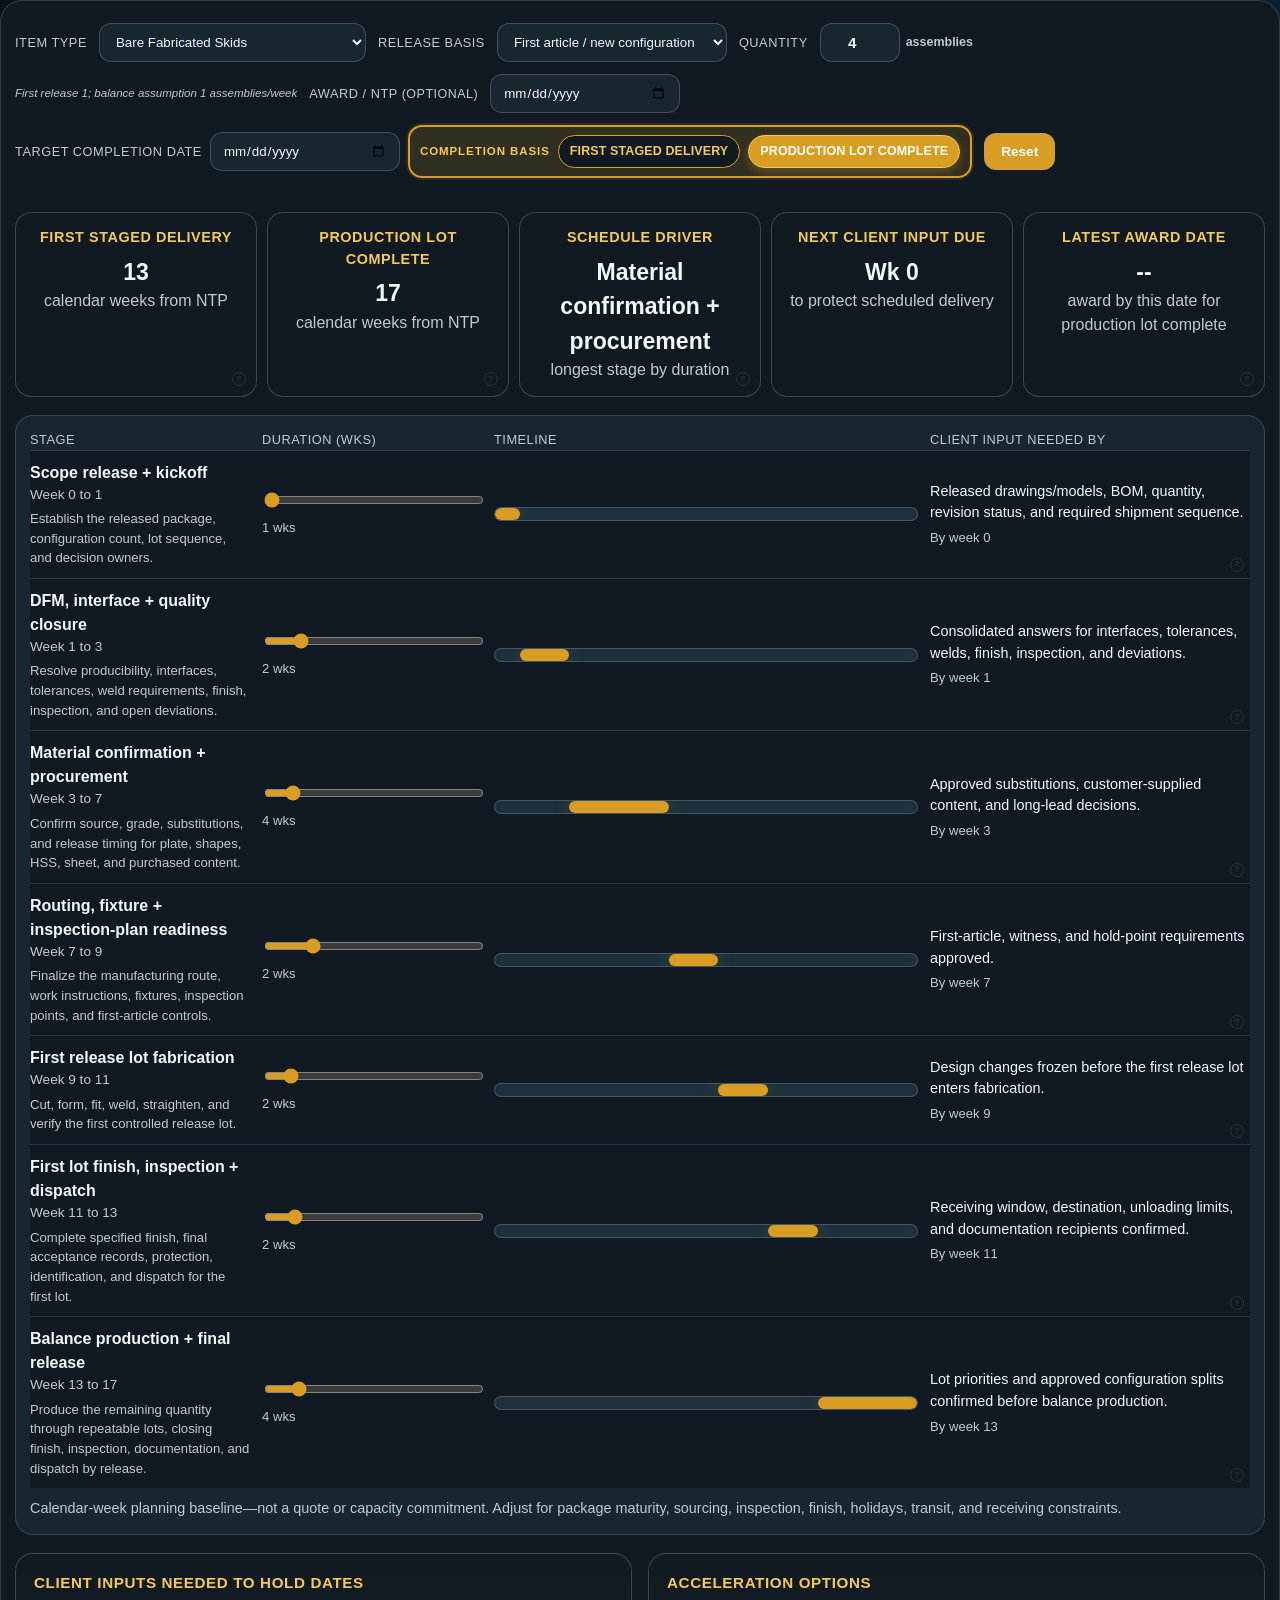
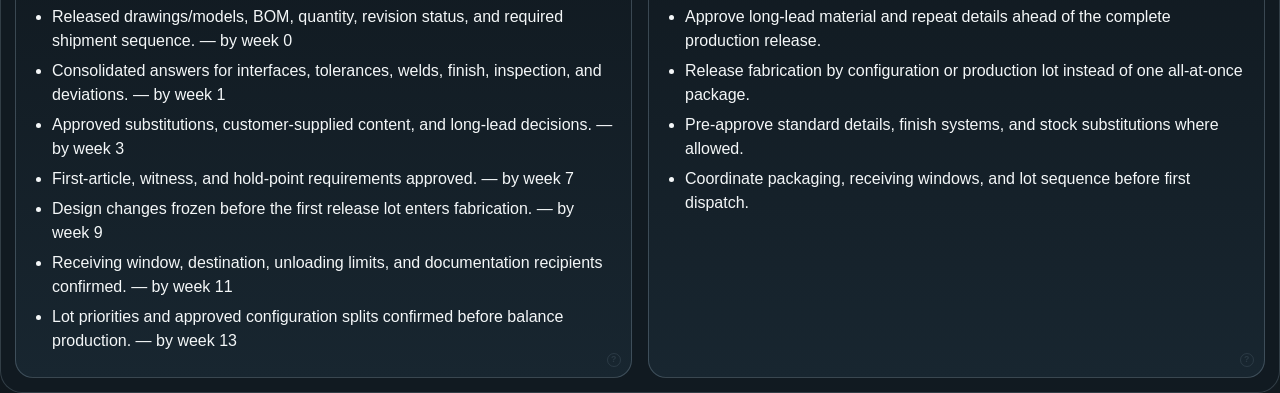
<file: assets/tools/modular-schedule-calculator.html>
<!-- Imported interaction engine; product data, branding, and palette adapted for this presentation. -->
<!doctype html>
<html lang="en">
<head>
<meta charset="utf-8" />
<meta name="viewport" content="width=device-width, initial-scale=1" />
<title>Anchor Danly + AWC | Modular Fabrication Schedule Calculator</title>

<style>
:root {
  --ink: #261f1d; --ink-soft: #625551; --paper: #f6f0eb;
  --surface-1: #ffffff; --surface-2: #fbf7f3; --surface-3: #f2e9e3;
  --surface-4: #eadfd8; --surface-5: #dfd0c7;
  --accent: #d99d24; --accent-dark: #8f1c21; --accent-soft: rgba(217,157,36,0.12);
  --steel: #3d3935; --steel-light: #9c9087; --border: #e4d6ce;
  --shadow: rgba(44, 33, 29, 0.14);
}
body.theme-dark {
  --ink: #f5ece5; --ink-soft: #d6c8c1; --paper: #181312;
  --surface-1: #211a18; --surface-2: #2d2421; --surface-3: #392e2a;
  --surface-4: #453834; --surface-5: #53433e;
  --accent: #f4c85a; --accent-dark: #f0a49e; --accent-soft: rgba(229,107,99,0.22);
  --steel: #efe2da; --steel-light: #786960; --border: #54433d;
  --shadow: rgba(0,0,0,0.4);
}
* { box-sizing: border-box; }
body { margin:0; font-family:'Barlow','Segoe UI','Helvetica Neue',Arial,sans-serif; color:var(--ink); background:var(--paper); line-height:1.5; min-height:100vh; }
body::before { content:''; position:fixed; inset:0; z-index:-2; background:none center/cover no-repeat; }
body::after { content:''; position:fixed; inset:0; z-index:-1; background:rgba(248,250,252,0.72); backdrop-filter:blur(2px); }
body.theme-dark::after { background:rgba(24,19,18,0.78); }
.disclaimer-bar { max-width:1280px; margin:12px auto 0; padding:10px 20px; font-size:0.8rem; color:var(--ink); opacity:0.7; text-align:center; font-style:italic; line-height:1.5; }
.site-links { max-width:1280px; margin:8px auto 0; padding:0 20px; text-align:center; font-size:0.82rem; }
.site-links a { color:var(--accent); text-decoration:none; margin:0 10px; font-weight:600; transition:opacity 0.2s; }
.site-links a:hover { text-decoration:underline; opacity:0.8; }
.site-links .sep { color:var(--steel-light); opacity:0.4; }
.site-footer { max-width:1280px; margin:32px auto 24px; padding:16px 20px; text-align:center; font-size:0.82rem; border-top:1px solid var(--border); color:var(--ink); opacity:0.6; }
.site-footer a { color:var(--accent); text-decoration:none; font-weight:600; }
.site-footer a:hover { text-decoration:underline; }
.container { max-width:1280px; margin:0 auto; padding:0 20px 60px; }
header.hero { background:linear-gradient(135deg,rgba(41,30,28,0.9) 0%,rgba(111,34,37,0.82) 100%),none center/cover no-repeat; color:#fff; padding:28px 32px; display:flex; align-items:center; justify-content:space-between; gap:20px; flex-wrap:wrap; }
header.hero .brand { display:flex; align-items:center; gap:16px; }
header.hero .brand img { width:176px; height:auto; border-radius:0; filter:drop-shadow(0 10px 18px rgba(0,0,0,0.22)); }
header.hero h1 { margin:0; font-family:'Barlow','Segoe UI','Helvetica Neue',Arial,sans-serif; font-size:clamp(1.2rem,2.5vw,1.8rem); text-transform:uppercase; letter-spacing:0.12em; font-weight:800; }
header.hero .subtitle { font-size:0.85rem; opacity:0.7; margin-top:2px; }
.header-links { margin-top:4px; font-size:0.78rem; }
.header-links a { color:inherit; text-decoration:none; opacity:0.65; font-weight:600; transition:opacity 0.2s; }
.header-links a:hover { opacity:1; text-decoration:underline; }
.header-links .sep { opacity:0.3; margin:0 8px; }
.theme-toggle { display:flex; align-items:center; gap:8px; font-size:0.82rem; color:rgba(255,255,255,0.7); }
.switch { position:relative; display:inline-block; width:44px; height:24px; }
.switch input { opacity:0; width:0; height:0; }
.slider { position:absolute; cursor:pointer; inset:0; background:var(--steel-light); transition:0.3s; border-radius:999px; }
.slider:before { position:absolute; content:''; height:18px; width:18px; left:3px; bottom:3px; background:#fff; transition:0.3s; border-radius:50%; }
.switch input:checked+.slider { background:var(--accent); }
.switch input:checked+.slider:before { transform:translateX(20px); }
.section { margin-top:32px; background:var(--surface-1); border-radius:22px; padding:24px; box-shadow:0 16px 32px var(--shadow); border:1px solid var(--border); }
.section h2 { margin-top:0; font-family:'Barlow','Segoe UI','Helvetica Neue',Arial,sans-serif; font-size:1.6rem; }
.section h3,.stat-card h3,.value-card h4 { font-family:'Barlow','Segoe UI','Helvetica Neue',Arial,sans-serif; }
.section-header { display:flex; align-items:center; justify-content:space-between; gap:12px; }
.section-controls { display:flex; flex-wrap:wrap; align-items:center; gap:12px; margin:10px 0 18px; }
.section-controls label { font-size:0.8rem; text-transform:uppercase; letter-spacing:0.04em; color:var(--ink-soft); }
.section-controls select { min-width:220px; padding:10px 12px; border-radius:12px; border:1px solid var(--steel-light); background:var(--surface-2); font-family:inherit; color:var(--ink); }
.section-controls .reset-btn { width:auto; }
.inline-field { display:flex; align-items:center; gap:8px; }
.qty-wrap { display:inline-flex; align-items:center; gap:6px; }
.qty-input { width:80px; padding:10px 12px; border-radius:12px; border:1px solid var(--steel-light); background:var(--surface-2); font-family:inherit; color:var(--ink); font-size:0.95rem; text-align:center; font-weight:600; }
.qty-input:focus { outline:2px solid var(--accent); border-color:var(--accent); }
.qty-unit { font-size:0.78rem; color:var(--ink-soft); font-weight:600; min-width:40px; }
.qty-note { font-size:0.72rem; color:var(--ink-soft); font-style:italic; }
.reset-btn { padding:10px 16px; border-radius:12px; border:1px solid var(--steel-light); background:var(--accent); color:white; font-weight:600; cursor:pointer; font-family:inherit; font-size:0.85rem; }
.reset-btn:hover { background:var(--accent-dark); }
.grid { display:grid; gap:16px; }
@media(min-width:900px){ .grid.cols-3{grid-template-columns:repeat(3,1fr);} .grid.cols-2{grid-template-columns:repeat(2,1fr);} }
.stat-card { background:linear-gradient(180deg,var(--surface-1) 0%,var(--surface-2) 100%); border-radius:18px; padding:18px; border:1px solid var(--steel-light); }
.stat-card h3 { margin:0 0 6px; font-size:0.95rem; text-transform:uppercase; letter-spacing:0.04em; color:var(--accent-dark); }
.stat-card p { margin:0; font-size:1.4rem; font-weight:600; }
.value-summary { margin-top:16px; display:grid; gap:12px; grid-template-columns:repeat(auto-fit,minmax(220px,1fr)); }
.value-card { border-radius:16px; padding:14px 16px; border:1px solid var(--steel-light); background:var(--surface-1); text-align:center; }
.value-card h4 { margin:0 0 6px; font-size:0.9rem; text-transform:uppercase; letter-spacing:0.04em; color:var(--accent-dark); }
.value-card p { margin:0; font-size:1.15rem; font-weight:600; }
.muted { color:var(--ink-soft); }
.timeline-input { padding:10px 12px; border-radius:12px; border:1px solid var(--steel-light); background:var(--surface-2); font-family:inherit; color:var(--ink); min-width:190px; }
select.timeline-input { min-width:230px; }
.due-basis-wrap { display:inline-flex; align-items:center; gap:8px; flex-wrap:wrap; padding:8px 10px; border:2px solid var(--accent); border-radius:14px; background:var(--accent-soft); box-shadow:0 0 0 2px rgba(217,157,36,0.12); }
.due-basis-title { font-size:0.72rem; text-transform:uppercase; letter-spacing:0.08em; color:var(--accent-dark); font-weight:800; }
.due-basis-pill { position:relative; display:inline-flex; align-items:center; }
.due-basis-pill input { position:absolute; opacity:0; pointer-events:none; }
.due-basis-pill span { display:inline-block; border:1px solid var(--accent); background:var(--surface-1); color:var(--accent-dark); border-radius:999px; padding:6px 11px; font-size:0.78rem; font-weight:700; letter-spacing:0.01em; cursor:pointer; transition:all 0.2s ease; }
.due-basis-pill input:checked+span { background:var(--accent); color:#fff; border-color:var(--accent-dark); box-shadow:0 4px 10px rgba(217,157,36,0.3); }
.due-basis-pill input:focus-visible+span { outline:2px solid var(--accent-dark); outline-offset:2px; }
.big { font-size:2rem; margin:10px 0 0; font-weight:700; }
.timeline-module { margin-top:18px; border-radius:18px; border:1px solid var(--border); background:var(--surface-2); padding:14px; overflow-x:auto; }
.timeline-head { display:grid; grid-template-columns:220px 220px 1fr 320px; gap:12px; font-size:0.8rem; text-transform:uppercase; letter-spacing:0.04em; color:var(--ink-soft); }
.timeline-row { display:grid; grid-template-columns:220px 220px 1fr 320px; gap:12px; align-items:center; padding:10px 0; border-top:1px solid var(--border); position:relative; }
.timeline-row .help-icon { right:6px; bottom:6px; }
.timeline-stage .stage-name { font-weight:650; }
.timeline-stage .stage-range { font-size:0.85rem; }
.timeline-stage .stage-note { margin-top:4px; font-size:0.82rem; }
.timeline-duration { display:grid; gap:8px; }
.timeline-slider { width:100%; accent-color:var(--accent); }
.timeline-slider-value { font-size:0.82rem; color:var(--ink-soft); }
.timeline-client-input { font-size:0.9rem; }
.timeline-client-due { margin-top:4px; font-size:0.82rem; }
.timeline-bar-track { height:14px; border-radius:999px; border:1px solid var(--steel-light); background:var(--surface-3); position:relative; overflow:hidden; }
.timeline-bar { height:100%; background:var(--accent); border-radius:999px; margin-left:var(--x,0%); width:var(--w,0%); }
.timeline-foot { margin-top:10px; font-size:0.9rem; }
ul.tight { margin:10px 0 0; padding-left:18px; }
ul.tight li { margin:6px 0; }
.timeline-module .timeline-head,.timeline-module .timeline-row { min-width:980px; }
@media print { body,body::before,body::after{background:#fff!important;} body::before,body::after{display:none!important;} .theme-toggle{display:none!important;} .section{box-shadow:none;border:1px solid #ccc;break-inside:avoid;page-break-inside:avoid;} header.hero{background:#fff!important;color:#000!important;border:none;box-shadow:none;padding:0;margin-bottom:20px;} header.hero h1{font-size:24pt;color:#000;} .stat-card{break-inside:avoid;page-break-inside:avoid;border:1px solid #ddd;} }

.contact-bar { margin-top:32px; background:var(--surface-1); border-radius:22px; padding:28px 32px; box-shadow:0 16px 32px var(--shadow); border:1px solid var(--border); display:flex; flex-wrap:wrap; align-items:center; justify-content:space-between; gap:24px; }
.contact-info { display:flex; flex-direction:column; gap:4px; }
.contact-info .name { font-size:1.15rem; font-weight:700; font-family:'Barlow','Segoe UI',sans-serif; }
.contact-info .title { font-size:0.88rem; color:var(--ink-soft); }
.contact-info .detail { font-size:0.85rem; color:var(--ink-soft); }
.contact-info .detail a { color:var(--accent); text-decoration:none; font-weight:600; }
.contact-info .detail a:hover { text-decoration:underline; }
.cta-group { display:flex; gap:12px; flex-wrap:wrap; }
.cta-btn { display:inline-flex; align-items:center; gap:8px; padding:12px 22px; border-radius:14px; font-family:inherit; font-size:0.9rem; font-weight:700; cursor:pointer; text-decoration:none; transition:all 0.2s ease; border:none; }
.cta-btn.primary { background:var(--accent); color:#fff; box-shadow:0 4px 14px rgba(217,157,36,0.26); }
.cta-btn.primary:hover { background:var(--accent-dark); box-shadow:0 6px 20px rgba(217,157,36,0.34); transform:translateY(-1px); }
.cta-btn.secondary { background:var(--surface-3); color:var(--ink); border:1px solid var(--steel-light); }
.cta-btn.secondary:hover { border-color:var(--accent); color:var(--accent); }
.cta-btn svg { width:18px; height:18px; fill:currentColor; flex-shrink:0; }
.value-card, .stat-card { position:relative; }
.help-icon { display:inline-flex; align-items:center; justify-content:center; width:14px; height:14px; border-radius:50%; background:transparent; color:var(--steel-light); font-size:0.55rem; font-weight:700; cursor:pointer; text-decoration:none; position:absolute; right:10px; bottom:10px; border:1px solid var(--steel-light); opacity:0.5; transition:all 0.2s ease; }
.help-icon:hover { opacity:0.85; border-color:var(--accent); color:var(--accent); }
.help-icon .help-tip { display:none; position:absolute; bottom:calc(100% + 8px); right:-4px; left:auto; transform:none; background:var(--surface-1); color:var(--ink); padding:6px 10px; border-radius:8px; font-size:0.68rem; font-weight:400; font-style:italic; white-space:nowrap; z-index:100; box-shadow:0 3px 10px rgba(0,0,0,0.18); border:1px solid var(--border); pointer-events:none; text-transform:none; letter-spacing:0; }
.help-icon .help-tip::after { content:''; position:absolute; top:100%; right:8px; left:auto; transform:none; border:5px solid transparent; border-top-color:var(--border); }
.help-icon:hover .help-tip { display:block; }
body.embed-mode { background:transparent; }
body.embed-mode::before,body.embed-mode::after { display:none; }
body.embed-mode header.hero,
body.embed-mode .disclaimer-bar,
body.embed-mode .contact-bar,
body.embed-mode .site-footer { display:none!important; }
body.embed-mode .container { width:min(100%,1580px); margin:0 auto; padding:0; }
body.embed-mode .value-summary { gap:10px; }
body.embed-mode .value-card { padding:14px 16px; }
body.embed-mode .big { font-size:clamp(1.2rem,1.8vw,1.8rem); }
body.embed-mode .timeline-module .timeline-head,body.embed-mode .timeline-module .timeline-row { min-width:900px; }
body.embed-mode .section { margin:0; border-radius:22px; }
body.embed-mode #timeline { padding:12px 14px 14px; }
body.embed-mode #timeline .section-header > h2,
body.embed-mode #timeline > p.muted { display:none; }
body.embed-mode #timeline .section-header { justify-content:flex-end; margin-bottom:12px; }
body.embed-mode #timeline .section-controls { width:100%; justify-content:flex-start; }
body.embed-mode .grid.cols-2:last-of-type { display:none; }
@media print { .contact-bar,.help-icon,.disclaimer-bar,.site-links,.site-footer{display:none!important;} }
</style>

<style id="anchor-awc-theme">
:root, body, body.theme-dark {
  --bg:#0b1218; --surface-1:#111a21; --surface-2:#182630; --surface-3:#1d303c;
  --ink:#f4f7f8; --ink-soft:#bdcbd3; --paper:#0b1218; --muted:#bdcbd3; --accent:#d99d24; --accent-dark:#f4c85a;
  --accent-soft:rgba(217,157,36,.16); --steel:#8fa6b3; --steel-light:rgba(143,166,179,.32); --border:rgba(143,166,179,.26);
  --anchor-blue:#074777; --anchor-yellow:#d99d24;
}
html, body { background:#0b1218 !important; color:#f4f7f8 !important; }
body { background:radial-gradient(circle at 82% 8%, rgba(7,71,119,.42), transparent 30%), linear-gradient(145deg,#0b1218,#111a21) !important; }
body::before, body::after { display:none !important; }
* { scrollbar-color:#496575 #0b1218; }
*::-webkit-scrollbar { width:10px; height:10px; }
*::-webkit-scrollbar-track { background:#0b1218; }
*::-webkit-scrollbar-thumb { background:#496575; border:2px solid #0b1218; border-radius:999px; }
header, .topbar, .site-header { border-color:rgba(217,157,36,.28) !important; }
button, input, select { accent-color:#d99d24; }
.btn-primary, button.primary, .timeline-bar, input[type="range"]::-webkit-slider-thumb { background:#d99d24 !important; color:#0b1218 !important; }
.metric-card, .summary-card, .card, .timeline-row, .control-card { background:rgba(17,26,33,.92) !important; border-color:rgba(135,164,181,.22) !important; }
.timeline-bar { box-shadow:0 0 18px rgba(217,157,36,.24); }
a { color:#f4c85a; }
.calculator-brand-lockup { display:flex; align-items:center; gap:12px; margin-right:16px; }
.calculator-brand-lockup img { display:block; width:148px; max-height:42px; object-fit:contain; }
.calculator-brand-lockup img.awc-calculator-logo { width:76px; }
.calculator-brand-lockup span { width:1px; height:34px; background:rgba(217,157,36,.48); }
h1, h2, h3, h4 { text-transform:capitalize; }
.site-footer { color:#bdcbd3 !important; border-color:rgba(217,157,36,.22) !important; }
@media print {
  html, body, header.hero, .section, .stat-card { background:#0b1218 !important; color:#f4f7f8 !important; }
  .section, .stat-card { border-color:rgba(143,166,179,.3) !important; }
}
</style>
</head>
<body class="embed-mode">
<header class="hero">
  <div class="brand">
    <div class="calculator-brand-lockup"><img src="../brand/anchor-danly-logo.png" alt="Anchor Danly"><span></span><img class="awc-calculator-logo" src="../brand/awc-logo.png" alt="AWC Manufacturing"></div>
    <div>
      <h1>Modular Fabrication Schedule Calculator</h1>
      <div class="subtitle">Anchor Danly + AWC &mdash; Interactive lead-time planner</div>
      <div class="header-links"><a href="https://www.anchordanly.com/fabrications/" target="_blank" rel="noopener">Anchor Danly Fabrications</a><span class="sep">|</span><a href="https://awcmanufacturing.com/gallery" target="_blank" rel="noopener">AWC Gallery</a></div>
    </div>
  </div>
  
</header>
<div class="container">
  <section class="section" id="timeline">
    <div class="section-header">
      <h2>Schedule Calculator</h2>
      <div class="section-controls">
        <label for="mm-item-select">Item Type</label>
        <select class="timeline-input" id="mm-item-select" title="Select modular fabrication scope item"></select>
        <label for="program-phase">Release Basis</label>
        <select class="timeline-input" id="program-phase" title="Select first-article or repeat-release planning basis"><option value="first">First article / new configuration</option><option value="repeat">Repeat released configuration</option></select>
        <label for="qty-input">Quantity</label>
        <div class="qty-wrap">
          <input class="qty-input" type="number" id="qty-input" min="1" value="4" title="Enter scope quantity to scale durations" />
          <span class="qty-unit" id="qty-unit">pcs</span>
        </div>
        <span class="qty-note" id="qty-note">Scales production-stage defaults</span>
        <label for="ntp-date">Award / NTP <span class="muted" style="font-weight:400;font-size:0.78rem">(Optional)</span></label>
        <input class="timeline-input" type="date" id="ntp-date" />
        <div class="inline-field"><label for="due-by-date">Target Completion Date</label><input class="timeline-input" type="date" id="due-by-date" /><div class="due-basis-wrap" role="group" aria-label="Due-by basis"><span class="due-basis-title">Completion Basis</span><label class="due-basis-pill"><input type="radio" name="due-by-basis" value="delivery" /><span>First Staged Delivery</span></label><label class="due-basis-pill"><input type="radio" name="due-by-basis" value="install" checked /><span>Production Lot Complete</span></label></div></div>
        <button class="reset-btn" type="button" id="timeline-reset" title="Reset to default stage durations">Reset</button>
      </div>
    </div>
    <p class="muted">Choose the product, release basis, and quantity. Enter a target date to back-solve the latest award date, or enter Award / NTP to calculate forward.</p>
    <div class="value-summary">
      <div class="value-card"><h4>First staged delivery<a class="help-icon" href="mailto:tdougherty@anchordanly.com?subject=Question%20about%20delivery%20timeline" title="Email Tim">?<span class="help-tip">Have a question? Click to email Tim.</span></a></h4><p class="big" id="timeline-total-steel">--</p><span class="muted" id="timeline-first-date">calendar weeks from NTP</span></div>
      <div class="value-card"><h4>Production lot complete<a class="help-icon" href="mailto:tdougherty@anchordanly.com?subject=Question%20about%20install%20timeline" title="Email Tim">?<span class="help-tip">Have a question? Click to email Tim.</span></a></h4><p class="big" id="timeline-total-erect">--</p><span class="muted" id="timeline-complete-date">calendar weeks from NTP</span></div>
      <div class="value-card"><h4>Schedule driver<a class="help-icon" href="mailto:tdougherty@anchordanly.com?subject=Question%20about%20schedule%20driver" title="Email Tim">?<span class="help-tip">Have a question? Click to email Tim.</span></a></h4><p class="big" id="timeline-driver">Submittal review</p><span class="muted">longest stage by duration</span></div>
      <div class="value-card"><h4>Next client input due</h4><p class="big" id="timeline-next-input">--</p><span class="muted">to protect scheduled delivery</span></div>
      <div class="value-card"><h4>Latest award date<a class="help-icon" href="mailto:tdougherty@anchordanly.com?subject=Question%20about%20award%20date" title="Email Tim">?<span class="help-tip">Have a question? Click to email Tim.</span></a></h4><p class="big" id="timeline-latest-release">--</p><span class="muted" id="timeline-latest-release-note">to meet your target date</span></div>
    </div>
    <div class="timeline-module" aria-label="Timeline table">
      <div class="timeline-head"><div>Stage</div><div>Duration (wks)</div><div>Timeline</div><div>Client input needed by</div></div>
      <div id="timeline-rows"></div>
      <div class="timeline-foot muted">Calendar-week planning baseline—not a quote or capacity commitment. Adjust for package maturity, sourcing, inspection, finish, holidays, transit, and receiving constraints.</div>
    </div>
    <div class="grid cols-2" style="margin-top:18px;">
      <div class="stat-card"><h3>Client Inputs Needed to Hold Dates<a class="help-icon" href="mailto:tdougherty@anchordanly.com?subject=Question%20about%20client%20inputs" title="Email Tim">?<span class="help-tip">Have a question? Click to email Tim.</span></a></h3><ul class="tight" id="timeline-client-inputs"><li>Set a target completion date or award date to generate due-by checkpoints.</li></ul></div>
      <div class="stat-card"><h3>Acceleration Options<a class="help-icon" href="mailto:tdougherty@anchordanly.com?subject=Question%20about%20acceleration%20options" title="Email Tim">?<span class="help-tip">Have a question? Click to email Tim.</span></a></h3><ul class="tight" id="timeline-acceleration-options"><li>Approve long-lead material and repeat details ahead of the complete production release.</li><li>Release fabrication by configuration or production lot instead of one all-at-once package.</li><li>Pre-approve standard details, finish systems, and stock substitutions where allowed.</li><li>Coordinate packaging, receiving windows, and lot sequence before first dispatch.</li></ul></div>
    </div>
    <div class="grid cols-2" style="margin-top:18px;">
      <div class="stat-card"><h3>Package Planning Snapshot</h3><ul class="tight" id="timeline-project-qty"><li>Select an item type to view typical project quantities.</li></ul></div>
      <div class="stat-card"><h3>Schedule Basis Note</h3><ul class="tight" id="timeline-basis-note-list"><li>Per project proposal terms, final sequencing is coordinated at award.</li><li>Delivery dates depend on the released drawing baseline, material availability, and the agreed production window.</li><li>Inspection, witness, testing, and turnover responsibilities are confirmed during scope alignment.</li></ul></div>
    </div>
  </section>

  <div class="contact-bar">
    <div class="contact-info">
      <div class="name">Tim Dougherty</div>
      <div class="title">Director of Sales, Fabrication & Modular Solutions &mdash; Anchor Danly + AWC</div>
      <div class="detail">Great Lakes manufacturing footprint</div>
      <div class="detail"><a href="mailto:tdougherty@anchordanly.com">tdougherty@anchordanly.com</a> &nbsp;·&nbsp; <a href="tel:+16107575061">610-757-5061</a></div>
    </div>
    <div class="cta-group">
      <a class="cta-btn primary" href="mailto:tdougherty@anchordanly.com?subject=Modular%20Fabrication%20Fit%20Review" target="_blank" rel="noopener">
        <svg viewBox="0 0 24 24"><path d="M19 4h-1V2h-2v2H8V2H6v2H5a2 2 0 00-2 2v14a2 2 0 002 2h14a2 2 0 002-2V6a2 2 0 00-2-2zm0 16H5V10h14v10zm0-12H5V6h14v2zM7 12h5v5H7v-5z"/></svg>
        Start a Fit Review
      </a>
      <a class="cta-btn secondary" href="mailto:tdougherty@anchordanly.com?subject=Schedule%20Calculator%20-%20Quick%20Question&body=Hi%20Tim%2C%0A%0AI%20was%20using%20the%20Modular%20Fabrication%20Schedule%20Calculator%20and%20had%20a%20question.%0A%0AThanks">
        <svg viewBox="0 0 24 24"><path d="M20 4H4c-1.1 0-2 .9-2 2v12c0 1.1.9 2 2 2h16c1.1 0 2-.9 2-2V6c0-1.1-.9-2-2-2zm0 4l-8 5-8-5V6l8 5 8-5v2z"/></svg>
        Send an Email
      </a>
    </div>
  </div>
</div>
<script>
(function(){document.body.classList.add('embed-mode');})();
(function(){var t=document.getElementById('theme-switch');function a(d){document.body.classList.toggle('theme-dark',d);try{localStorage.setItem('schedCalcTheme',d?'dark':'light')}catch(e){}}if(t){try{var s=localStorage.getItem('schedCalcTheme');if(s==='light'){t.checked=false;a(false)}else{t.checked=true;a(true)}}catch(e){t.checked=true;a(true)}t.addEventListener('change',function(){a(t.checked)})}})();
(function(){
var STORAGE_KEY='schedCalcTimelineStateV4';
var PRODUCTS={"skids":{"label":"Bare Fabricated Skids","unit":"assemblies","baseline":4,"firstLot":1,"weeklyRate":1,"balanceBuffer":1,"review":{"first":2,"repeat":1},"material":{"first":4,"repeat":3},"route":{"first":2,"repeat":1},"firstFab":{"first":2,"repeat":1},"firstRelease":2,"risk":"Lifting details, center of gravity, weld sequence, flatness, finish, and transport condition drive the release plan."},"bases":{"label":"Equipment Bases","unit":"assemblies","baseline":6,"firstLot":1,"weeklyRate":2,"balanceBuffer":1,"review":{"first":2,"repeat":1},"material":{"first":4,"repeat":3},"route":{"first":3,"repeat":1},"firstFab":{"first":3,"repeat":2},"firstRelease":3,"risk":"Critical datums, machined mounting interfaces, flatness, and the dimensional-reporting plan drive the release plan."},"frames":{"label":"Structural / Equipment Frames","unit":"frames","baseline":8,"firstLot":2,"weeklyRate":2,"balanceBuffer":1,"review":{"first":2,"repeat":1},"material":{"first":4,"repeat":3},"route":{"first":2,"repeat":1},"firstFab":{"first":2,"repeat":1},"firstRelease":2,"risk":"Fixture strategy, weld sequence, distortion control, and equipment-interface tolerances drive the release plan."},"power":{"label":"Power-Distribution Structures","unit":"structures","baseline":4,"firstLot":1,"weeklyRate":2,"balanceBuffer":1,"review":{"first":3,"repeat":1},"material":{"first":5,"repeat":4},"route":{"first":3,"repeat":1},"firstFab":{"first":3,"repeat":2},"firstRelease":3,"risk":"Equipment interfaces, grounding provisions, clearances, finish, and turnover records drive the release plan."},"cooling":{"label":"Cooling-Module Frames","unit":"frames","baseline":4,"firstLot":1,"weeklyRate":2,"balanceBuffer":1,"review":{"first":3,"repeat":1},"material":{"first":5,"repeat":4},"route":{"first":3,"repeat":1},"firstFab":{"first":3,"repeat":2},"firstRelease":3,"risk":"Equipment, piping, vibration, corrosion protection, lifting, and integration interfaces drive the release plan."},"supports":{"label":"Racks, Supports + Transport Fixtures","unit":"assemblies","baseline":20,"firstLot":5,"weeklyRate":5,"balanceBuffer":1,"review":{"first":1,"repeat":1},"material":{"first":3,"repeat":2},"route":{"first":1,"repeat":0},"firstFab":{"first":1,"repeat":1},"firstRelease":2,"risk":"Configuration count, finish, nesting, identification, packaging, and destination sequence drive the release plan."}};
var DEFAULT_KEY='skids';
var PHASE_LABELS={first:'First article / new configuration',repeat:'Repeat released configuration'};

function addWeeks(dateValue,weeks){var result=new Date(dateValue.getTime());result.setDate(result.getDate()+Math.round(weeks*7));return result}
function formatDate(dateValue){try{return new Intl.DateTimeFormat(undefined,{year:'numeric',month:'short',day:'2-digit'}).format(dateValue)}catch(error){return dateValue.toISOString().slice(0,10)}}
function formatWeeks(value){var number=Number(value);return Number.isFinite(number)?String(Math.max(0,Math.ceil(number))):'0'}
function parseDate(value){return value?new Date(value+'T00:00:00'):null}
function hasProduct(key){return Object.prototype.hasOwnProperty.call(PRODUCTS,key)}
function getProduct(key){return hasProduct(key)?PRODUCTS[key]:PRODUCTS[DEFAULT_KEY]}
function stage(key,label,weeks,min,max,note,clientInput){return{key:key,label:label,weeks:weeks,min:min,max:max,note:note,clientInput:clientInput}}
function materialQuantityAdder(product,quantity){if(quantity<=product.baseline)return 0;return Math.min(3,Math.ceil((quantity-product.baseline)/product.baseline))}
function makeStages(productKey,phase,quantity){
  var product=getProduct(productKey),mode=phase==='repeat'?'repeat':'first';
  var firstLot=Math.min(quantity,product.firstLot);
  var balance=Math.max(0,quantity-firstLot);
  var balanceWeeks=balance?Math.ceil(balance/product.weeklyRate)+product.balanceBuffer:0;
  var materialWeeks=product.material[mode]+materialQuantityAdder(product,quantity);
  var routeInput=mode==='first'?'First-article, witness, and hold-point requirements approved.':'Qualified revision, accepted control plan, and reusable tooling status confirmed.';
  return[
    stage('release','Scope release + kickoff',1,1,3,'Establish the released package, configuration count, lot sequence, and decision owners.','Released drawings/models, BOM, quantity, revision status, and required shipment sequence.'),
    stage('review','DFM, interface + quality closure',product.review[mode],1,8,'Resolve producibility, interfaces, tolerances, weld requirements, finish, inspection, and open deviations.','Consolidated answers for interfaces, tolerances, welds, finish, inspection, and deviations.'),
    stage('material','Material confirmation + procurement',materialWeeks,1,30,'Confirm source, grade, substitutions, and release timing for plate, shapes, HSS, sheet, and purchased content.','Approved substitutions, customer-supplied content, and long-lead decisions.'),
    stage('route','Routing, fixture + inspection-plan readiness',product.route[mode],0,10,'Finalize the manufacturing route, work instructions, fixtures, inspection points, and first-article controls.',routeInput),
    stage('first_fab','First release lot fabrication',product.firstFab[mode],1,12,'Cut, form, fit, weld, straighten, and verify the first controlled release lot.','Design changes frozen before the first release lot enters fabrication.'),
    stage('first_release','First lot finish, inspection + dispatch',product.firstRelease,1,10,'Complete specified finish, final acceptance records, protection, identification, and dispatch for the first lot.','Receiving window, destination, unloading limits, and documentation recipients confirmed.'),
    stage('balance','Balance production + final release',balanceWeeks,0,30,balance?'Produce the remaining quantity through repeatable lots, closing finish, inspection, documentation, and dispatch by release.':'No balance quantity remains after the first release lot.','Lot priorities and approved configuration splits confirmed before balance production.')
  ];
}

function buildRow(stageData){
  var row=document.createElement('div');row.className='timeline-row';row.dataset.key=stageData.key;
  var stageCell=document.createElement('div');stageCell.className='timeline-stage';stageCell.innerHTML='<div class="stage-name"></div><div class="stage-range muted"></div><div class="stage-note muted"></div>';
  stageCell.querySelector('.stage-name').textContent=stageData.label;stageCell.querySelector('.stage-note').textContent=stageData.note;
  var durationCell=document.createElement('div'),durationWrap=document.createElement('div');durationWrap.className='timeline-duration';
  var slider=document.createElement('input');slider.className='timeline-slider';slider.type='range';slider.min=String(stageData.min??0);slider.max=String(stageData.max??12);slider.step='1';slider.value=String(Math.max(0,Math.ceil(stageData.weeks||0)));slider.setAttribute('aria-label',stageData.label+' duration in calendar weeks');
  var sliderValue=document.createElement('span');sliderValue.className='timeline-slider-value';sliderValue.textContent=formatWeeks(stageData.weeks)+' wks';durationWrap.appendChild(slider);durationWrap.appendChild(sliderValue);durationCell.appendChild(durationWrap);
  var barCell=document.createElement('div'),track=document.createElement('div');track.className='timeline-bar-track';var bar=document.createElement('div');bar.className='timeline-bar';track.appendChild(bar);barCell.appendChild(track);
  var clientCell=document.createElement('div'),clientInput=document.createElement('div');clientInput.className='timeline-client-input';var clientDue=document.createElement('div');clientDue.className='timeline-client-due muted';clientCell.appendChild(clientInput);clientCell.appendChild(clientDue);
  var help=document.createElement('a');help.className='help-icon';help.title='Email Tim';help.innerHTML='?<span class="help-tip">Have a question about this stage? Click to email Tim.</span>';
  help.addEventListener('click',function(event){event.preventDefault();var item=document.getElementById('mm-item-select'),name=item?item.options[item.selectedIndex].text:'this item';window.location.href='mailto:tdougherty@anchordanly.com?subject='+encodeURIComponent('Question about '+stageData.label+' for '+name)+'&body='+encodeURIComponent('Hi Tim,\n\nI was using the modular fabrication schedule calculator and had a question about the "'+stageData.label+'" stage for '+name+'.\n\nThanks')});
  row.appendChild(stageCell);row.appendChild(durationCell);row.appendChild(barCell);row.appendChild(clientCell);row.appendChild(help);
  return{row:row,slider:slider,sliderValue:sliderValue,bar:bar,rangeEl:stageCell.querySelector('.stage-range'),clientInputEl:clientInput,clientDueEl:clientDue};
}

function setup(){
  var rowsHost=document.getElementById('timeline-rows');if(!rowsHost)return;
  var ntpInput=document.getElementById('ntp-date'),dueInput=document.getElementById('due-by-date'),basisInputs=Array.from(document.querySelectorAll('input[name="due-by-basis"]')),resetButton=document.getElementById('timeline-reset'),itemSelect=document.getElementById('mm-item-select'),phaseSelect=document.getElementById('program-phase'),quantityInput=document.getElementById('qty-input'),quantityUnit=document.getElementById('qty-unit'),quantityNote=document.getElementById('qty-note'),firstWeeksEl=document.getElementById('timeline-total-steel'),completeWeeksEl=document.getElementById('timeline-total-erect'),firstDateEl=document.getElementById('timeline-first-date'),completeDateEl=document.getElementById('timeline-complete-date'),driverEl=document.getElementById('timeline-driver'),nextInputEl=document.getElementById('timeline-next-input'),latestReleaseEl=document.getElementById('timeline-latest-release'),latestReleaseNote=document.getElementById('timeline-latest-release-note'),clientInputsEl=document.getElementById('timeline-client-inputs'),planningSnapshot=document.getElementById('timeline-project-qty'),basisList=document.getElementById('timeline-basis-note-list');
  var currentKey=DEFAULT_KEY,currentStages=[],rowUi=[];
  function getQuantity(){var value=parseInt(quantityInput?quantityInput.value:'1',10);return Number.isFinite(value)&&value>0?value:1}
  function getPhase(){return phaseSelect&&phaseSelect.value==='repeat'?'repeat':'first'}
  function readStages(){return currentStages.map(function(stageData,index){var value=parseFloat(rowUi[index].slider.value||'0');return Object.assign({},stageData,{weeks:Number.isFinite(value)?Math.max(0,Math.ceil(value)):0})})}
  function getDueBasis(){var checked=basisInputs.find(function(input){return input.checked});return checked?checked.value:'install'}
  function setDueBasis(value){basisInputs.forEach(function(input){input.checked=input.value===value})}
  function saveState(stages){try{localStorage.setItem(STORAGE_KEY,JSON.stringify({itemKey:currentKey,phase:getPhase(),qty:getQuantity(),ntp:ntpInput?ntpInput.value:'',dueBy:dueInput?dueInput.value:'',dueBasis:getDueBasis(),stages:stages.map(function(item){return{key:item.key,weeks:item.weeks}})}))}catch(error){}}
  function loadState(){try{var raw=localStorage.getItem(STORAGE_KEY);return raw?JSON.parse(raw):null}catch(error){return null}}
  function applySavedStages(saved){if(!Array.isArray(saved))return;saved.forEach(function(item){if(!item||typeof item.key!=='string')return;var index=currentStages.findIndex(function(candidate){return candidate.key===item.key});if(index<0||!rowUi[index])return;var min=parseFloat(rowUi[index].slider.min||'0'),max=parseFloat(rowUi[index].slider.max||'999'),value=Math.ceil(parseFloat(item.weeks));if(!Number.isFinite(value))return;rowUi[index].slider.value=String(Math.max(min,Math.min(max,value)))})}
  function renderClientInputs(entries,start){if(!clientInputsEl)return;clientInputsEl.innerHTML='';entries.forEach(function(entry){var item=document.createElement('li');item.textContent=entry.input+' — by week '+formatWeeks(entry.week)+(start?' ('+formatDate(addWeeks(start,entry.week))+')':'');clientInputsEl.appendChild(item)})}
  function renderPlanningBasis(){
    var product=getProduct(currentKey),quantity=getQuantity(),firstLot=Math.min(quantity,product.firstLot),balance=Math.max(0,quantity-firstLot),phase=getPhase();
    if(quantityUnit)quantityUnit.textContent=product.unit;
    if(quantityNote)quantityNote.textContent='First release '+firstLot+'; balance assumption '+product.weeklyRate+' '+product.unit+'/week';
    if(planningSnapshot){planningSnapshot.innerHTML='';[
      'Release basis: '+PHASE_LABELS[phase]+'.',
      'First release lot: '+firstLot+' '+product.unit+'; balance: '+balance+' '+product.unit+'.',
      'Baseline throughput assumption: '+product.weeklyRate+' '+product.unit+' per calendar week after first release.',
      product.risk
    ].forEach(function(text){var item=document.createElement('li');item.textContent=text;planningSnapshot.appendChild(item)})}
    if(basisList){basisList.innerHTML='';[
      'Calendar-week planning model; it is not a quotation, production reservation, or confirmed capacity commitment.',
      phase==='first'?'New-configuration basis includes one technical-closure cycle plus routing, fixture, and first-article readiness.':'Repeat basis requires the same qualified revision, accepted control plan, and reusable route/tooling.',
      'Material duration assumes normal supplier or service-center availability; mill rolling, special grades, or customer-directed sources can extend it.',
      'Holiday shutdowns, expedite premiums, transit, site receiving, and customer review delays must be added when applicable.'
    ].forEach(function(text){var item=document.createElement('li');item.textContent=text;basisList.appendChild(item)})}
  }
  function render(){
    var stages=readStages(),totalWeeks=stages.reduce(function(sum,item){return sum+item.weeks},0),ntp=parseDate(ntpInput?ntpInput.value:''),target=parseDate(dueInput?dueInput.value:''),dueBasis=getDueBasis(),elapsed=0,firstDeliveryWeeks=0,driver={label:'--',weeks:-1},clientEntries=[];
    stages.forEach(function(stageData,index){var startWeek=elapsed,endWeek=elapsed+stageData.weeks;elapsed=endWeek;if(stageData.weeks>driver.weeks)driver={label:stageData.label,weeks:stageData.weeks};if(stageData.key==='first_release')firstDeliveryWeeks=endWeek;var startPct=totalWeeks>0?(startWeek/totalWeeks)*100:0,widthPct=totalWeeks>0?(stageData.weeks/totalWeeks)*100:0;rowUi[index].bar.style.setProperty('--x',startPct.toFixed(2)+'%');rowUi[index].bar.style.setProperty('--w',widthPct.toFixed(2)+'%');rowUi[index].sliderValue.textContent=formatWeeks(stageData.weeks)+' wks';if(stageData.clientInput&&stageData.weeks>0)clientEntries.push({input:stageData.clientInput,week:startWeek})});
    if(getQuantity()<=getProduct(currentKey).firstLot||totalWeeks===firstDeliveryWeeks)firstDeliveryWeeks=totalWeeks;
    var requiredOffset=dueBasis==='install'?totalWeeks:firstDeliveryWeeks,latestRelease=target?addWeeks(target,-requiredOffset):null,scheduleStart=ntp||latestRelease,walk=0;
    stages.forEach(function(stageData,index){var startWeek=walk,endWeek=startWeek+stageData.weeks;walk=endWeek;rowUi[index].rangeEl.textContent='Week '+formatWeeks(startWeek)+' to '+formatWeeks(endWeek)+(scheduleStart?' ('+formatDate(addWeeks(scheduleStart,startWeek))+' to '+formatDate(addWeeks(scheduleStart,endWeek))+')':'');if(stageData.clientInput&&stageData.weeks>0){rowUi[index].clientInputEl.textContent=stageData.clientInput;rowUi[index].clientDueEl.textContent='By week '+formatWeeks(startWeek)+(scheduleStart?' ('+formatDate(addWeeks(scheduleStart,startWeek))+')':'')}else{rowUi[index].clientInputEl.textContent='No separate client input required.';rowUi[index].clientDueEl.textContent=''}});
    var nextEntry=null;if(clientEntries.length){if(scheduleStart){var today=new Date();today.setHours(0,0,0,0);nextEntry=clientEntries.find(function(entry){return addWeeks(scheduleStart,entry.week)>=today})||null}else nextEntry=clientEntries[0]}
    if(firstWeeksEl)firstWeeksEl.textContent=formatWeeks(firstDeliveryWeeks);
    if(completeWeeksEl)completeWeeksEl.textContent=formatWeeks(totalWeeks);
    if(firstDateEl)firstDateEl.textContent=ntp?formatDate(addWeeks(ntp,firstDeliveryWeeks)):'calendar weeks from NTP';
    if(completeDateEl)completeDateEl.textContent=ntp?formatDate(addWeeks(ntp,totalWeeks)):'calendar weeks from NTP';
    if(driverEl)driverEl.textContent=driver.label;
    if(nextInputEl)nextInputEl.textContent=nextEntry?'Wk '+formatWeeks(nextEntry.week)+(scheduleStart?' • '+formatDate(addWeeks(scheduleStart,nextEntry.week)):''):scheduleStart?'Confirm current status':'--';
    if(latestReleaseEl)latestReleaseEl.textContent=latestRelease?formatDate(latestRelease):'--';
    if(latestReleaseNote)latestReleaseNote.textContent=dueBasis==='install'?'award by this date for production lot complete':'award by this date for first staged delivery';
    renderClientInputs(clientEntries,scheduleStart);renderPlanningBasis();saveState(stages);
  }
  function populateProducts(selected){itemSelect.innerHTML='';Object.keys(PRODUCTS).forEach(function(key){var option=document.createElement('option');option.value=key;option.textContent=PRODUCTS[key].label;itemSelect.appendChild(option)});itemSelect.value=hasProduct(selected)?selected:DEFAULT_KEY}
  function buildProfile(productKey,savedStages){currentKey=hasProduct(productKey)?productKey:DEFAULT_KEY;currentStages=makeStages(currentKey,getPhase(),getQuantity());rowsHost.innerHTML='';rowUi=currentStages.map(buildRow);rowUi.forEach(function(entry){rowsHost.appendChild(entry.row);entry.slider.addEventListener('input',function(){entry.sliderValue.textContent=formatWeeks(parseFloat(entry.slider.value||'0'))+' wks';render()})});applySavedStages(savedStages);render()}
  var saved=loadState(),initialKey=saved&&hasProduct(saved.itemKey)?saved.itemKey:DEFAULT_KEY;
  if(saved&&saved.phase&&phaseSelect)phaseSelect.value=saved.phase;
  if(ntpInput&&saved&&saved.ntp)ntpInput.value=saved.ntp;
  if(dueInput&&saved&&saved.dueBy)dueInput.value=saved.dueBy;
  if(saved&&saved.dueBasis)setDueBasis(saved.dueBasis);
  if(quantityInput&&saved&&saved.qty)quantityInput.value=String(saved.qty);
  populateProducts(initialKey);
  itemSelect.addEventListener('change',function(){buildProfile(itemSelect.value)});
  if(phaseSelect)phaseSelect.addEventListener('change',function(){buildProfile(currentKey)});
  if(quantityInput){var quantityTimer;quantityInput.addEventListener('input',function(){clearTimeout(quantityTimer);quantityTimer=setTimeout(function(){buildProfile(currentKey)},250)})}
  if(ntpInput)ntpInput.addEventListener('change',render);
  if(dueInput)dueInput.addEventListener('change',render);
  basisInputs.forEach(function(input){input.addEventListener('change',render)});
  if(resetButton)resetButton.addEventListener('click',function(){buildProfile(currentKey)});
  buildProfile(initialKey,saved&&Array.isArray(saved.stages)?saved.stages:null);
}
document.addEventListener('DOMContentLoaded',setup);
})();
</script>
<div class="site-footer">Anchor Danly + AWC &mdash; Fabrication &amp; Modular Solutions</div>
</body>
</html>
</file>
